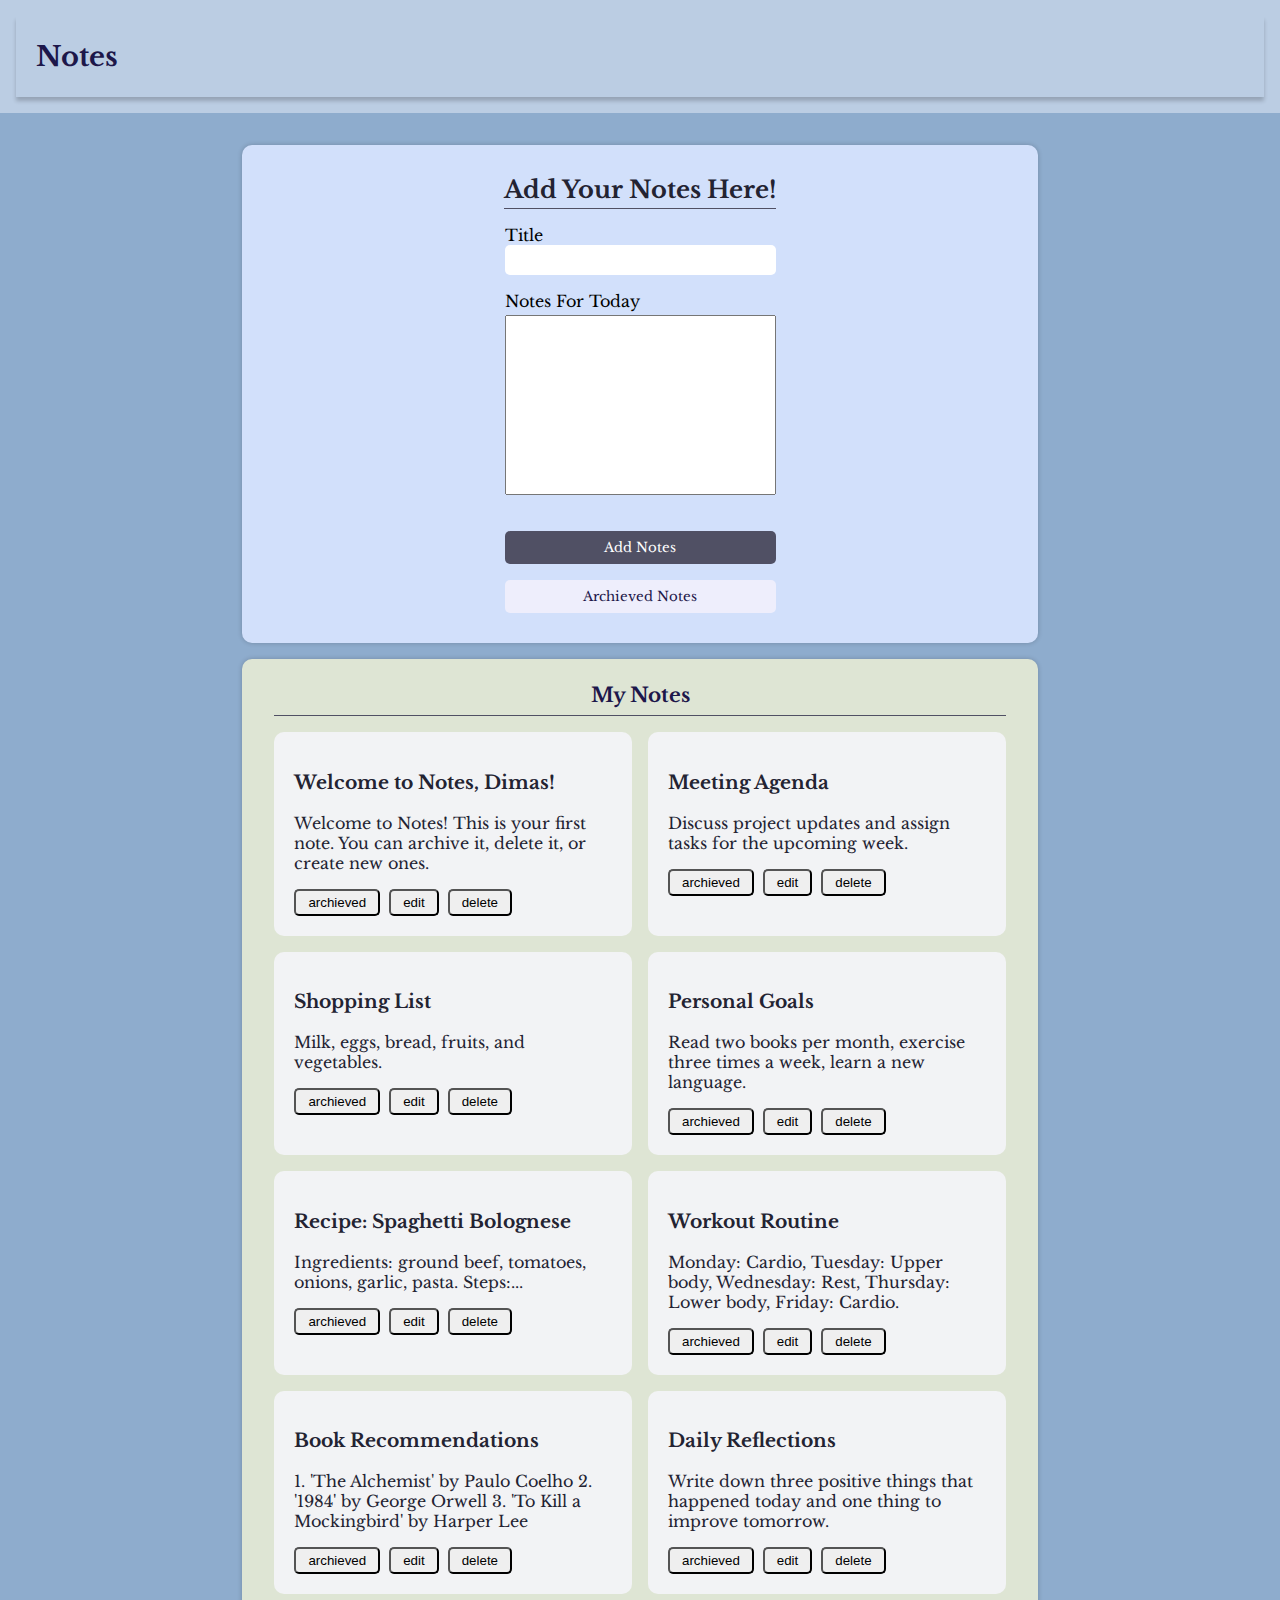
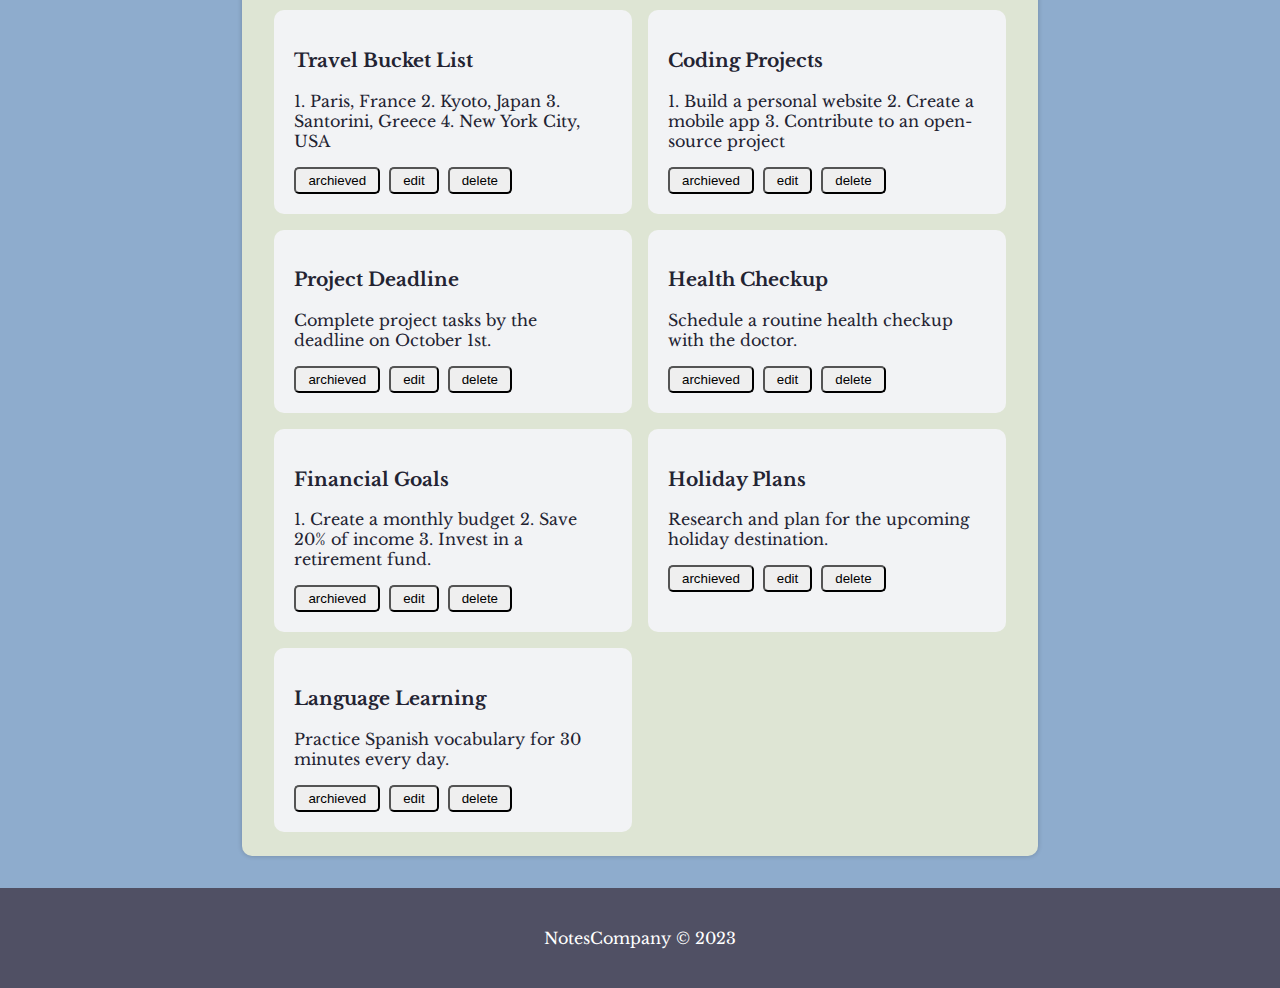
<file: notes-app/index.html>
<!DOCTYPE html>
<html lang="en">
  <head>
    <meta http-equiv="Content-Type" content="text/html;charset=UTF-8" />
    <meta name="viewport" content="width=device-width, initial-scale=1.0" />
    <title>Notes</title>

    <!-- Font -->
    <link rel="preconnect" href="https://fonts.googleapis.com" />
    <link rel="preconnect" href="https://fonts.gstatic.com" crossorigin />
    <link
      href="https://fonts.googleapis.com/css2?family=Libre+Baskerville:ital,wght@0,400;0,700;1,400&display=swap"
      rel="stylesheet"
    />

    <!-- Impor script kamu di sini -->
    <link rel="stylesheet" href="src/style/style.css" />
  </head>
  <body>
    <header>
      <app-bar></app-bar>
    </header>

    <main>
      <div class="box">
        <section class="add-notes" id="form">
          <h2>Add Your Notes Here!</h2>
          <form id="doNotes" autocomplete="off">
            <div>
              <label class="noteTitle">Title</label>
              <input
                id="doNotesTitle"
                type="text"
                required
                minlength="6"
                pattern="^(?![_.])(?!.*[_.]{2})[a-zA-Z0-9._]+(?<![_.])$"
                aria-describedby="titleValidation"
              />
              <br />
              <p
                id="titleValidation"
                class="validation-message"
                aria-live="polite"
              ></p>
            </div>
            <div>
              <label class="label-judul" for="doNotesBody"
                >Notes For Today</label
              >
              <textarea
                id="doNotesBody"
                type="text"
                required
                minlength="10"
                pattern="^(?![_.])(?!.*[_.]{2})[a-zA-Z0-9._]+(?<![_.])$"
                aria-describedby="descriptionValidation"
              ></textarea>
              <br />
              <p
                id="descriptionValidation"
                class="validation-message"
                aria-live="polite"
              ></p>
            </div>
            <div></div>
            <button id="doNotesSubmit" type="submit">Add Notes</button>
            <button id="archievedNotes" type="submit">Archieved Notes</button>
          </form>
        </section>

        <section class="myNotes" id="sudah">
          <h2>My Notes</h2>
          <div id="containerItem">
            <note-item></note-item>
          </div>
        </section>
      </div>
    </main>

    <footer>
      <footer-bar></footer-bar>
    </footer>

    <script type="module" src="./src/app.js"></script>
  </body>
</html>
</file>
<file: notes-app/src/style/style.css>
* {
  padding: 0;
  margin: 0;
  box-sizing: border-box;
  font-family: Libre Baskerville;
}

button,
input {
  padding: 0.5rem 1rem;
  border: none;
  border-radius: 5px;
}
label {
  font-weight: 400;
}

header {
  background: #bbcde3;
  padding: 16px;
  color: rgb(29, 23, 74);
  width: 100%;
}
header h1 {
  text-align: center;
}

main {
  width: 100%;
  padding-block: 2rem;
  min-height: 100vh;
  background-color: #8eaccd;
  font-family: "Libre Baskerville";
}

section {
  box-shadow: 0 0 5px rgba(0, 0, 0, 0.2);
}

#newNote {
  grid-area: newNote;
  padding: 30px 10px;
  background: #718772;
  color: rgb(29, 23, 74);
  border: none;
  border-radius: 10px;
  display: flex;
  gap: 1rem;
  align-items: center;
  flex-direction: column;
}

#sudah {
  grid-area: sudah;
}

#form {
  grid-area: form;
}

.validation-message {
  color: red;
}

input:user-invalid {
  border: 1px solid red;
}

.box {
  font-family: "Libre-Baskerville";
  max-width: 1000px;
  margin-inline: auto;
  padding-inline: 8%;
  display: grid;
  grid-template-areas:
    "form form form form"
    "form form form form "
    "sudah sudah sudah sudah"
    "sudah sudah sudah sudah";
  gap: 1rem;
  box-shadow: 50px;
}

/*  */
#containerItem {
  display: grid;
  grid-template-columns: repeat(auto-fit, minmax(250px, 1fr));
  gap: 1rem;
}

.notesList {
  padding: 20px;
  background: #f2f3f5;
  border-radius: 10px;
  gap: 1rem;
}

.add-notes {
  padding: 30px 10px;
  background: #d2e0fb;
  color: rgb(29, 23, 74);
  border: none;
  border-radius: 10px;
  display: flex;
  gap: 1rem;
  align-items: center;
  flex-direction: column;
}

.add-notes h2 {
  font-weight: bold;
  color: rgb(35, 35, 50);
  text-align: center;
  border-bottom: 1px solid rgb(80, 80, 100);
  padding-bottom: 0.25rem;
}

#doNotes {
  display: flex;
  flex-direction: column;
  gap: 1rem;
  color: rgb(0, 0, 0);
}

#doNotesBody {
  width: 100%;
  height: 20vh;
  padding: 0.5em 1rem;
  resize: none;
}

#doNotesTitle,
#doNotesCreated {
  width: 100%;
  padding: 0.5em 1rem;
}
.label-judul {
  display: block;
  margin-bottom: 0.25rem;
}

/* Button Add Notes */
#doNotesSubmit {
  background: rgb(80, 80, 100);
  color: white;
  border: none;
  border-radius: 5px;
  cursor: pointer;
}
#doNotesSubmit:hover {
  background: rgb(45, 45, 63);
}
#doNotesSubmit:active {
  background: rgb(35, 35, 50);
}

#archievedNotes {
  background: rgb(238, 238, 252);
  color: rgb(29, 23, 74);
  border: none;
  border-radius: 5px;
  cursor: pointer;
}
#archievedNotes:hover {
  background: rgb(168, 168, 193);
  color: aliceblue;
}
#archievedNotes:active {
  background: rgb(35, 35, 50);
}

.myNotes {
  background: #dee5d4;
  color: rgb(35, 35, 50);
  border: auto;
  border-radius: 10px;
  padding: 1.5rem 2rem;
  display: grid;
  gap: 1rem;
  grid-template-columns: (2, 1fr);
}

.myNotes h2 {
  text-align: center;
  font-weight: bold;
  color: rgb(29, 23, 74);
  font-size: 1.25rem;
  border-bottom: 1px solid rgb(80, 80, 100);
  padding-bottom: 0.5rem;
}

.archievedBtn,
.editBtn,
.deleteBtn {
  padding: 0.25rem 0.75rem;
  cursor: pointer;
  border-radius: 5px;
  margin-inline: 0 0.25rem;
}
.archievedBtn:hover,
.editBtn:hover,
.deleteBtn:hover {
  background: rgb(31, 31, 69);
  color: white;
}

.archievedBtn:active,
.delete-button:active,
.edit-button:active {
  background: rgb(45, 45, 63);
  color: white;
}

footer {
  background: rgb(80, 80, 100);
  padding: 16px;
  color: white;
  width: 100%;
}
footer p {
  text-align: center;
}

/* media query */

@media screen and (max-width: 768px) {
  .box {
    grid-template-areas:
      "form form"
      "form form"
      "tambah tambah"
      "sudah sudah"
      "sudah sudah";
  }
}

@media screen and (max-width: 480px) {
  .box {
    grid-template-areas:
      "form"
      "form"
      "sudah"
      "sudah";
  }
  .delete-button,
  .check-button,
  .edit-button,
  .undo-button {
    padding: 0.25rem 0.5rem;
    margin-inline: 0 0.2rem;
  }
}

.list {
  display: grid;
  grid-template-columns: 1fr 1fr;
  gap: 1rem;
}

.list > * {
  padding: 4px 8px;
  border: 1px solid #333;
}
</file>
